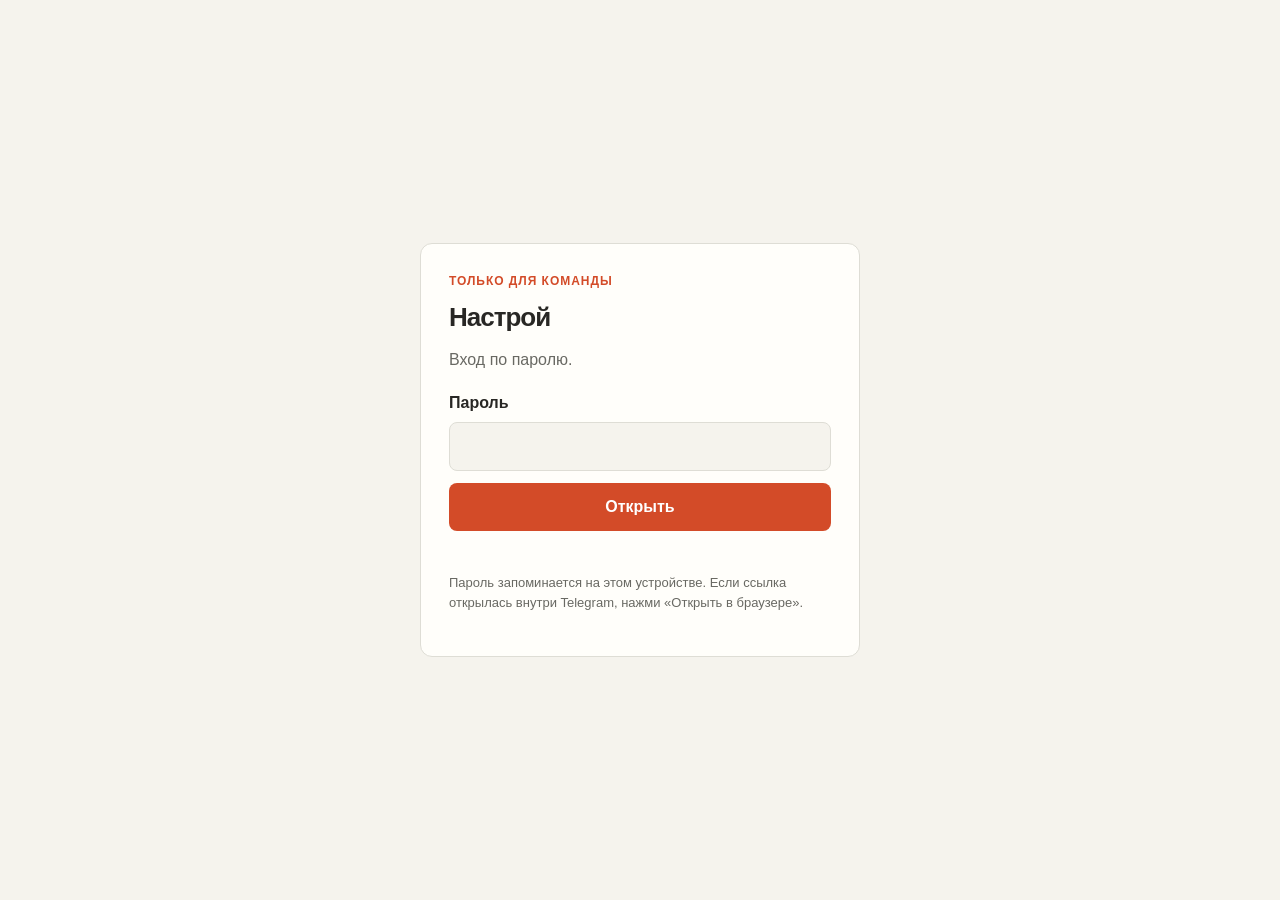
<file: index.html>
<!doctype html>
<html lang="ru">
<head>
<meta charset="utf-8">
<meta name="viewport" content="width=device-width,initial-scale=1">
<meta name="robots" content="noindex,nofollow">
<title>Настрой</title>
<style>
:root{--bg:#f5f3ed;--paper:#fffefa;--ink:#282724;--muted:#696963;--line:#deddd5;--accent:#d34b28;--purple:#7454aa}
@media (prefers-color-scheme:dark){:root{--bg:#1d1c1a;--paper:#262522;--ink:#ecebe6;--muted:#a6a59e;--line:#3a3935;--accent:#f0714d;--purple:#a58bd6}}
*{box-sizing:border-box}
body{margin:0;min-height:100vh;display:grid;place-items:center;background:var(--bg);color:var(--ink);font:16px/1.6 -apple-system,BlinkMacSystemFont,"Segoe UI",sans-serif;padding:16px}
main{width:100%;max-width:440px;background:var(--paper);border:1px solid var(--line);border-radius:12px;padding:28px}
.eyebrow{margin:0 0 6px;font-size:12px;letter-spacing:.08em;text-transform:uppercase;color:var(--accent);font-weight:700}
h1{font-size:26px;letter-spacing:-1px;margin:0 0 8px}
p{margin:0 0 14px}
.muted{color:var(--muted)}
.small{font-size:13px}
label{display:block;font-weight:600;margin:18px 0 6px}
input{width:100%;font:inherit;padding:11px 12px;border:1px solid var(--line);border-radius:8px;background:var(--bg);color:var(--ink)}
input:focus-visible,button:focus-visible{outline:3px solid var(--purple);outline-offset:2px}
button{width:100%;margin-top:12px;font:inherit;font-weight:700;padding:11px 12px;border:0;border-radius:8px;background:var(--accent);color:#fff;cursor:pointer}
button:disabled{opacity:.6;cursor:progress}
.msg{min-height:1.6em;margin:12px 0 4px;font-weight:600}
</style>
</head>
<body>
<main>
<p class="eyebrow">Только для команды</p>
<h1>Настрой</h1>
<p class="muted">Вход по паролю.</p>
<form id="form">
<label for="password">Пароль</label>
<input id="password" type="password" autocomplete="current-password" autocapitalize="off" autocorrect="off" spellcheck="false" required>
<button id="submit" type="submit">Открыть</button>
</form>
<p id="message" class="msg" role="status" aria-live="polite"></p>
<p class="small muted">Пароль запоминается на этом устройстве. Если ссылка открылась внутри Telegram, нажми «Открыть в браузере».</p>
</main>
<script>
'use strict';
const BASE = '/nastroy-site/';
const VIRTUAL = BASE + 'v/';
const $ = (id) => document.getElementById(id);
const say = (text) => { $('message').textContent = text; };
const fromHex = (text) => new Uint8Array(text.match(/../g).map((byte) => parseInt(byte, 16)));

function openDb() {
  return new Promise((resolve, reject) => {
    const request = indexedDB.open('private-site:' + BASE, 1);
    request.onupgradeneeded = () => request.result.createObjectStore('keys');
    request.onsuccess = () => resolve(request.result);
    request.onerror = () => reject(request.error);
  });
}

async function storeRequest(mode, action) {
  const db = await openDb();
  return new Promise((resolve, reject) => {
    const request = action(db.transaction('keys', mode).objectStore('keys'));
    request.onsuccess = () => resolve(request.result);
    request.onerror = () => reject(request.error);
  });
}

function nextPath() {
  const fromPath = location.pathname.startsWith(VIRTUAL) ? location.pathname.slice(VIRTUAL.length) + location.search + location.hash : '';
  const next = fromPath || new URLSearchParams(location.search).get('next') || '';
  return next.startsWith('/') || next.includes('..') || next.includes('//') ? '' : next;
}

async function derive(password, gate, extractable) {
  const base = await crypto.subtle.importKey('raw', new TextEncoder().encode(password), 'PBKDF2', false, ['deriveKey']);
  return crypto.subtle.deriveKey(
    { name: 'PBKDF2', salt: fromHex(gate.salt), iterations: gate.iterations, hash: 'SHA-256' },
    base, { name: 'AES-GCM', length: 256 }, extractable, ['decrypt'],
  );
}

async function verify(key, gate) {
  const encrypted = await (await fetch(BASE + 'm.zip', { cache: 'no-cache' })).arrayBuffer();
  const iv = new Uint8Array(12);
  iv.set(fromHex(gate.manifest.nonce));
  const firstChunk = encrypted.slice(0, Math.min(gate.chunk, gate.manifest.size) + 16);
  await crypto.subtle.decrypt({ name: 'AES-GCM', iv }, key, firstChunk);
}

async function rememberKey(key, password, gate) {
  try {
    await storeRequest('readwrite', (store) => store.put(key, 'key'));
  } catch (error) {
    const raw = await crypto.subtle.exportKey('raw', await derive(password, gate, true));
    await storeRequest('readwrite', (store) => store.put({ raw }, 'key'));
  }
}

function activated(worker) {
  if (!worker || worker.state === 'activated') return Promise.resolve();
  return new Promise((resolve) => {
    worker.addEventListener('statechange', () => { if (worker.state === 'activated') resolve(); });
  });
}

async function enter() {
  const registration = await navigator.serviceWorker.register(BASE + 'sw.js', { scope: BASE, updateViaCache: 'none' });
  await registration.update().catch(() => {});
  await activated(registration.installing || registration.waiting);
  await navigator.serviceWorker.ready;
  if (registration.active) registration.active.postMessage('reset');
  location.replace(VIRTUAL + nextPath());
}

async function onSubmit(event) {
  event.preventDefault();
  const password = $('password').value.trim();
  $('submit').disabled = true;
  say('Проверяю пароль…');
  try {
    const gate = await (await fetch(BASE + 'gate.json', { cache: 'no-cache' })).json();
    const key = await derive(password, gate, false);
    try {
      await verify(key, gate);
    } catch (error) {
      say('Пароль не подошёл.');
      $('submit').disabled = false;
      return;
    }
    await rememberKey(key, password, gate);
    say('Открываю атлас…');
    await enter();
  } catch (error) {
    say('Не получилось открыть: ' + error.message);
    $('submit').disabled = false;
  }
}

async function start() {
  if (!('serviceWorker' in navigator) || !window.crypto || !crypto.subtle || !window.indexedDB) {
    say('Этот браузер не умеет открывать атлас. Открой ссылку в Safari или Chrome.');
    $('submit').disabled = true;
    return;
  }
  $('form').addEventListener('submit', onSubmit);
  try {
    const stored = await storeRequest('readonly', (store) => store.get('key'));
    if (stored) {
      say('Открываю атлас…');
      await enter();
    }
  } catch (error) {
    say('');
  }
}

start();
</script>
</body>
</html>
</file>
